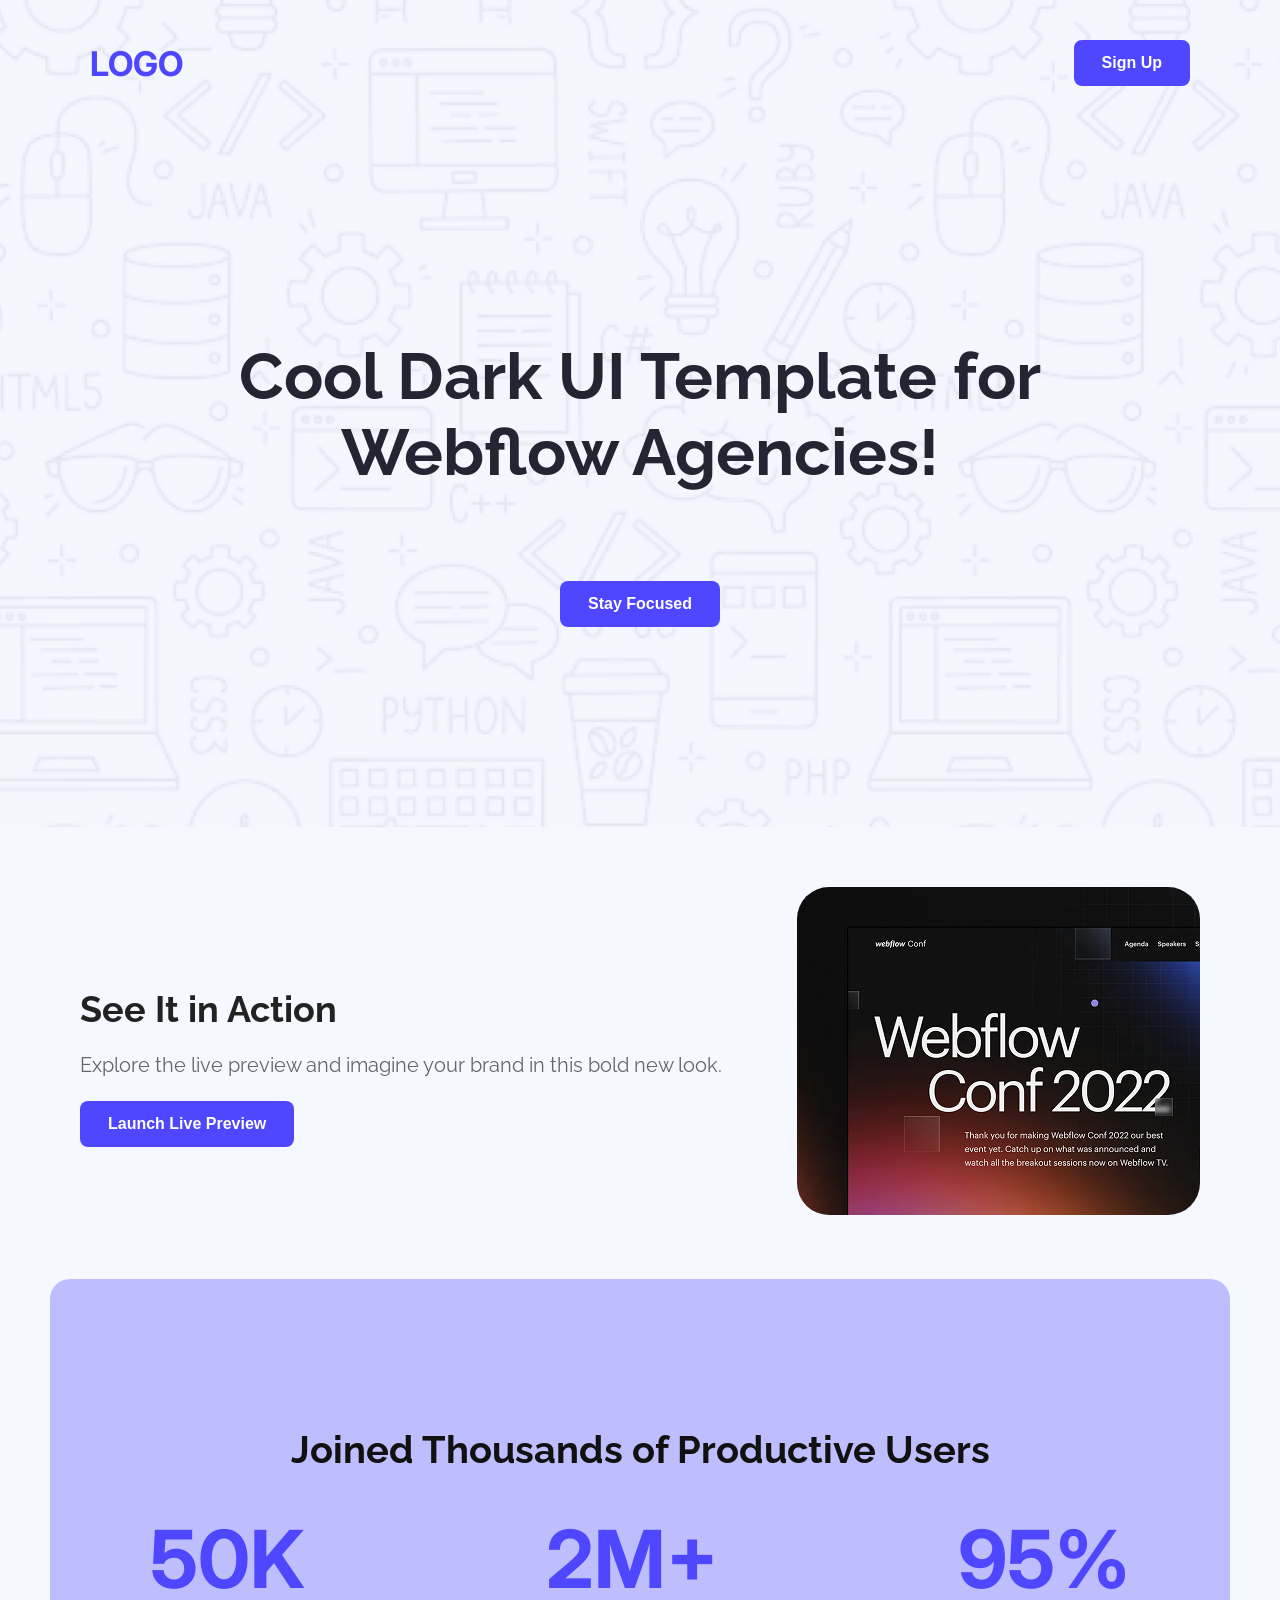
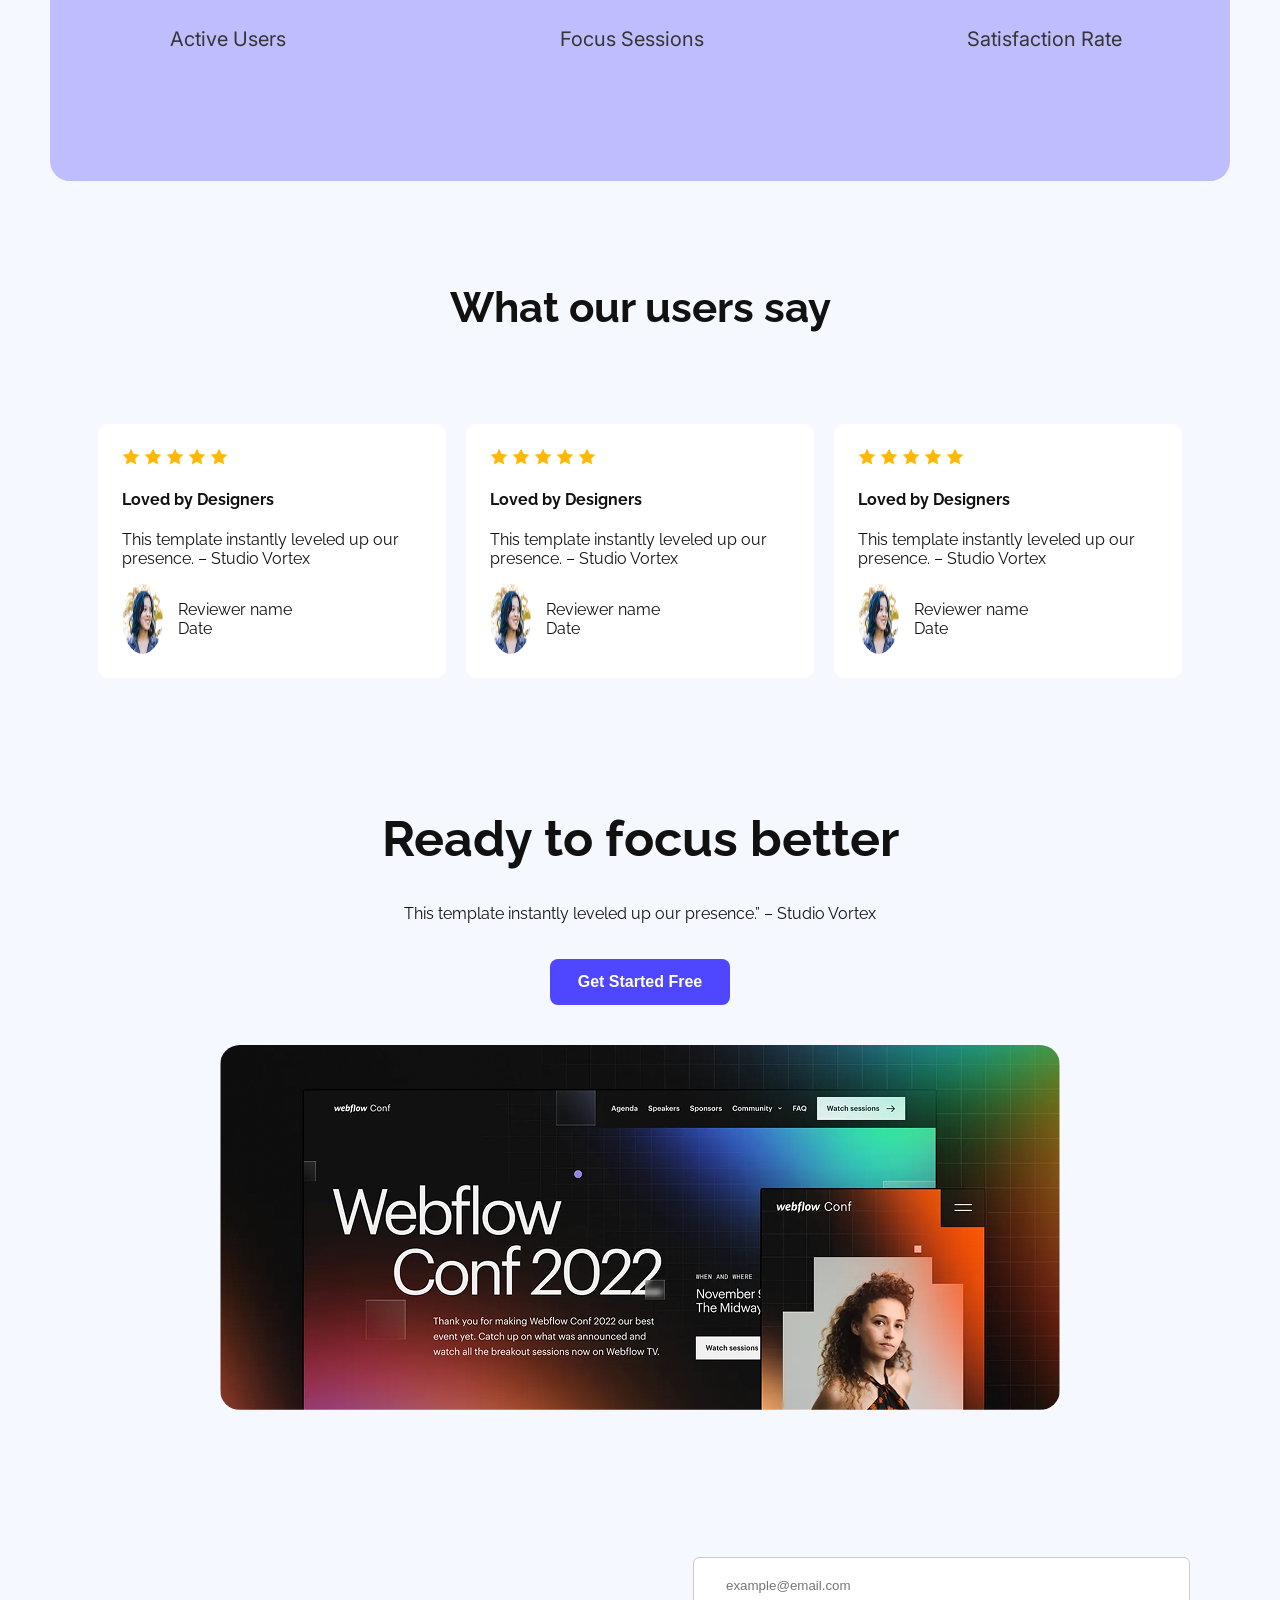
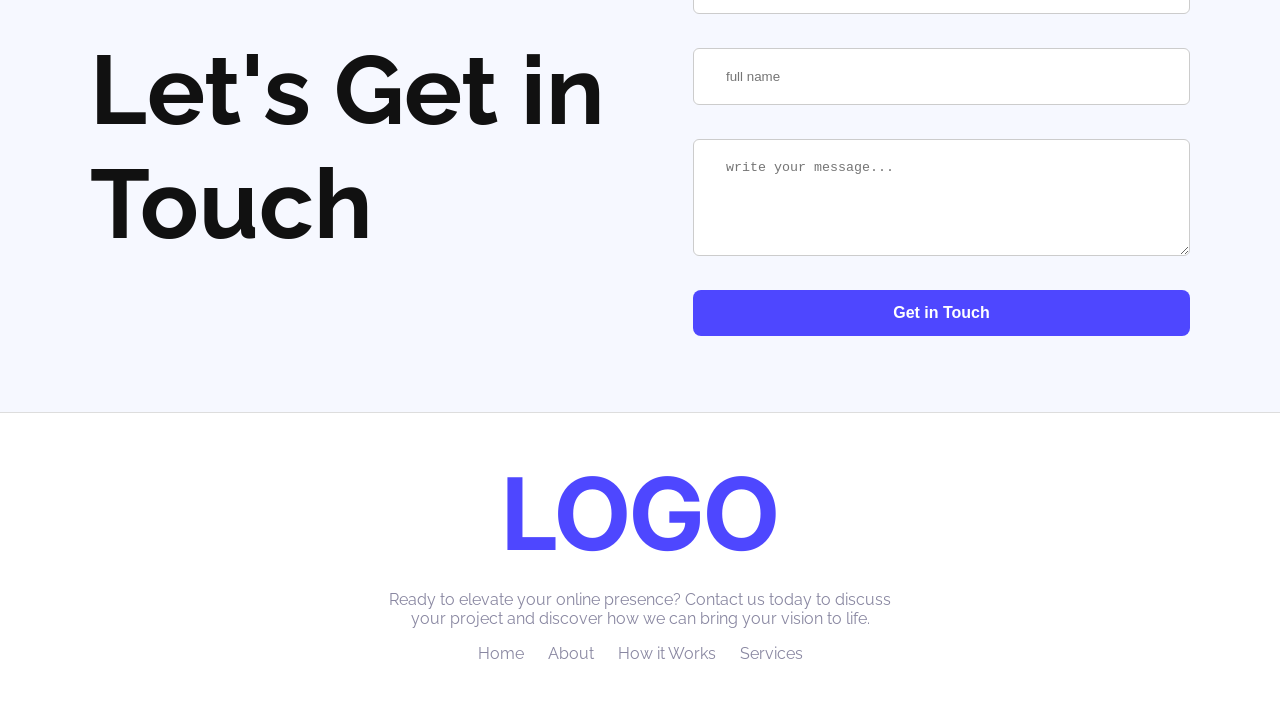
<file: index.html>
<!DOCTYPE html>
<html lang="en">
<head>
  <meta charset="UTF-8" />
  <meta name="viewport" content="width=device-width, initial-scale=1.0"/>
  <title>Assignment Project </title>
  <link rel="preconnect" href="https://fonts.googleapis.com">
<link rel="preconnect" href="https://fonts.gstatic.com" crossorigin>
<link href="https://fonts.googleapis.com/css2?family=Inter:ital,opsz,wght@0,14..32,100..900;1,14..32,100..900&family=Raleway:ital,wght@0,100..900;1,100..900&display=swap" rel="stylesheet">
  <link rel="stylesheet" href="css/style.css">
</head>
<body class="raleway-font">

  <!-- Header + Hero Section -->
  <div class="hero-wrapper">
    <header class="header">
      <div class="container">
        <div class="logo inter-font">LOGO</div>
        <button class="btn">Sign Up</button>
      </div>
    </header>

    <section class="hero">
        <div> <h1 class="raleway-font hero-text">Cool Dark UI Template for <br>
             Webflow Agencies!</h1>
        </div>
        <button class="btn">Stay Focused</button>
    </section>
  </div>

  <!-- Preview Section -->
  <section class="preview">
    <div class="text">
      <h2>See It in Action</h2>
      <p>Explore the live preview and imagine your brand in this bold new look.</p>
      <button class="btn">Launch Live Preview</button>
    </div>
    <div class="image-block">
      <img src="Assets/wc-mini.png" alt="Webflow Conf Image">
    </div>
  </section>

  <!-- Stats Section -->
  <section class="stats">
    <div class="container">
      <h3>Joined Thousands of Productive Users</h3>
      <div class="stat-grid inter-font">
        <div><span>50K</span><p>Active Users</p></div>
        <div><span>2M+</span><p>Focus Sessions</p></div>
        <div><span>95%</span><p>Satisfaction Rate</p></div>
      </div>
    </div>
  </section>

  <!-- Testimonials -->
  <section class="testimonials">
    <h3>What our users say</h3>
    <div class="cards">
        <div class="card">
            <div>
                <img src="Assets/icon-star.png" alt="">
                <img src="Assets/icon-star.png" alt="">
                <img src="Assets/icon-star.png" alt="">
                <img src="Assets/icon-star.png" alt="">
                <img src="Assets/icon-star.png" alt="">
            </div>
            <h4>Loved by Designers</h4>
            <p>This template instantly leveled up our presence. – Studio Vortex</p>
            <div class="reviewer">
                <img src="Assets/avatar.png" alt="">
                <p class="meta">Reviewer name <br> Date</p>
            </div>
          </div>
      <div class="card">
        <div>
            <img src="Assets/icon-star.png" alt="">
            <img src="Assets/icon-star.png" alt="">
            <img src="Assets/icon-star.png" alt="">
            <img src="Assets/icon-star.png" alt="">
            <img src="Assets/icon-star.png" alt="">
        </div>
        <h4>Loved by Designers</h4>
        <p>This template instantly leveled up our presence. – Studio Vortex</p>
        <div class="reviewer">
            <img src="Assets/avatar.png" alt="">
            <p class="meta">Reviewer name <br> Date</p>
        </div>
      </div>
      <div class="card">
        <div>
            <img src="Assets/icon-star.png" alt="">
            <img src="Assets/icon-star.png" alt="">
            <img src="Assets/icon-star.png" alt="">
            <img src="Assets/icon-star.png" alt="">
            <img src="Assets/icon-star.png" alt="">
        </div>
        <h4>Loved by Designers</h4>
        <p>This template instantly leveled up our presence. – Studio Vortex</p>
        <div class="reviewer">
            <img src="Assets/avatar.png" alt="">
            <p class="meta">Reviewer name <br> Date</p>
        </div>
      </div>
    </div>
  </section>

  <!-- Focus Section -->
  <section class="focus">
    <h3>Ready to focus better</h3>
    <p>This template instantly leveled up our presence.” – Studio Vortex</p>
    <button class="btn">Get Started Free</button>
    <img src="Assets/wc-big.png" alt="Webflow Conf" class="image"/>
  </section>

  <!-- Contact -->
  <section class="contact">
    <div class="container">
      <div class="form-text">
        <h2>Let's Get in Touch</h2>
      </div>
      <form class="form">
        <input type="email" placeholder="example@email.com" required />
        <input type="text" placeholder="full name" required />
        <textarea cols="10" rows="5" placeholder="write your message..." required></textarea>
        <button type="submit" class="btn primary">Get in Touch</button>
      </form>
    </div>
  </section>

  <!-- Footer -->
  <footer class="footer">
    <div class="footer-content">
        <div class="logo inter-font">LOGO</div>
        <p>
        Ready to elevate your online presence? Contact us today to discuss
        your project and discover how we can bring your vision to life.
        </p>
        <nav>
        <a href="nothing.php">Home</a>
        <a href="nothing.php">About</a>
        <a href="nothing.php">How it Works</a>
        <a href="nothing.php">Services</a>
        </nav>
    </div>
  </footer>

</body>
</html>
</file>
<file: css/style.css>
/*fonts*/
.raleway-font {
    font-family: "Raleway", sans-serif;
    font-optical-sizing: auto;
    font-style: normal;
  }
  
.inter-font{
    font-family: "Inter", sans-serif;
    font-optical-sizing: auto;
    font-style: normal;
  }
  
  /* Base styles */
  body {
    margin: 0;
    background: #f6f8ff;
    color: #111;
  } 
  .container {
    max-width: 1100px;
    margin: auto;
    padding: 20px;
  }
  
  .btn {
    display: inline-block;
    padding: 14px 28px;
    font-size: 16px;
    font-weight: 600;
    border: none;
    border-radius: 8px;
    background-color: #4E47FF;
    color: white;
    cursor: pointer;
    width: auto;
  }
  
  .btn:hover {
    opacity: 0.9;
  }
  
  /* Header + hero section style*/
  .hero-wrapper {
    display: flex;
    flex-direction: column;
    gap: 158px;
    background-image: url("../Assets/Hero-bg.png");
    background-size: cover;
    background-position: center;
    background-repeat: no-repeat;
    color: white;
    
  }
  
  /* Header */
  .header {
    background: transparent;
    padding: 20px 0;
    border-bottom: none;
  }
  .header .container {
    display: flex;
    justify-content: space-between;
    align-items: center;
  }
  .logo {
    font-weight: bold;
    font-size: 34px;
    color: #4E47FF;
  }
  
  /* Hero */
  .hero {
    text-align: center;
    padding: 0 0 200px 0px;
    background: transparent;
    display: flex;
    align-items: center;
    flex-direction: column;
    gap: 37px;
  }
  .hero-text{
    font-weight: bold;
    font-size: 65px;
    color: #252432;
  }
  
  /* Preview */
  .preview {
    display: flex;
    justify-content: space-between;
    align-items: center;
    max-width: 1140px;
    margin: 0 auto;
    gap: 40px;
    padding: 60px 80px;
    border-radius: 20px;
  }
  
  .text h2 {
    font-size: 36px;
    font-weight: bold;
    margin-bottom: 23px;
    color: #222;
  }
  
  .text p {
    font-size: 20px;
    color: #666;
    margin-bottom: 24px;
  }
  
  .image-block img {
    width: 100%;
    max-width: 500px;
    border-radius: 32px;
    object-fit: cover;
  }
  /* Stats */
  .stats {
    max-width: 1140px;
    margin: 0 auto;
    background-color: #4d47ff54;
    text-align: center;
    padding: 60px 20px;
    border-radius: 20px;

  }
  .stats .container{
    padding: 50px 80px;
  }
  .stats .container h3{
    font-size: 38px;
    font-weight: bold;
  }
  .stat-grid {
    display: flex;
    justify-content: space-between;
    gap: 40px;
    margin-top: 30px;
  }
  .stat-grid span{
    font-size: 80px;
    font-weight: bold;
    color: #4E47FF;
  }
  .stat-grid div p{
    color: #363434;
    font-size: 20px;
  }
 
  /* Testimonials */
  .testimonials {
    max-width: 1140px;
    margin: 0 auto;
    display: flex;
    flex-direction: column;
    gap: 50px;
    padding: 60px 20px;
    text-align: center;
  }
  .testimonials h3{
    font-size: 42px;
    font-weight: bold;
  }
  .cards {
    display: flex;
    gap: 20px;
    justify-content: center;
    flex-wrap: wrap;
  }
  .card {
    background: white;
    padding: 24px;
    width: 300px;
    border-radius: 10px;
    text-align: left;
  }
  .reviewer{
    display: flex;
    gap: 15px;
  }
  .reviewer img{
    border-radius: 50%;
  }
  
  /* Focus */
  .focus {
    max-width: 1140px;
    display: flex;
    flex-direction: column;
    align-items: center;
    margin: 0 auto;
    text-align: center;
    gap: 20px;
    padding: 71px 150px;
  }
  .focus h3{
    font-size: 50px;
    font-weight: bold;
    margin: 0px;
  }
  .focus .image {
    margin-top: 20px;
    border-radius: 20px;
    max-width: 90%;
  }
  
  /* Contact */
  .contact{
    max-width: 1140px;
    margin: 0 auto;
  }
  .contact .container {
    display: flex;
    align-items: center;
    justify-content: space-between;
    padding: 71px 0px;
  }
  .contact .container .form-text h2{
    font-size: 97px;
    font-weight: bold;
  }
  .contact .form-text {
    
    min-width: 528px;
  }
  .contact .form {
    
    gap: 19px;
    min-width: 497px;
    display: flex;
    flex-direction: column;
  }
  .contact input,
  .contact textarea {
    margin-bottom: 15px;
    padding: 20px 32px;
    border-radius: 6px;
    border: 1px solid #ccc;
  }
  
  /* Footer */
  .footer {
    display: flex;
    flex-direction: column;
    justify-content: center;
    align-items: center;
    max-width: 1440px;
    margin: 0 auto;
    text-align: center;
    padding: 40px 20px;
    background: white;
    border-top: 1px solid #ddd;
  }
  .footer-content{
    max-width: 531px;
  }
  .footer .footer-content p {
    color: #8987A1;
  }
  .footer .logo {
    font-size: 100px;
    color: #4E47FF;
  }
  .footer nav {
    margin-top: 10px;
  }
  .footer nav a {
    text-decoration: none;
    margin: 0 10px;
    color: #8987A1;
  }
</file>
